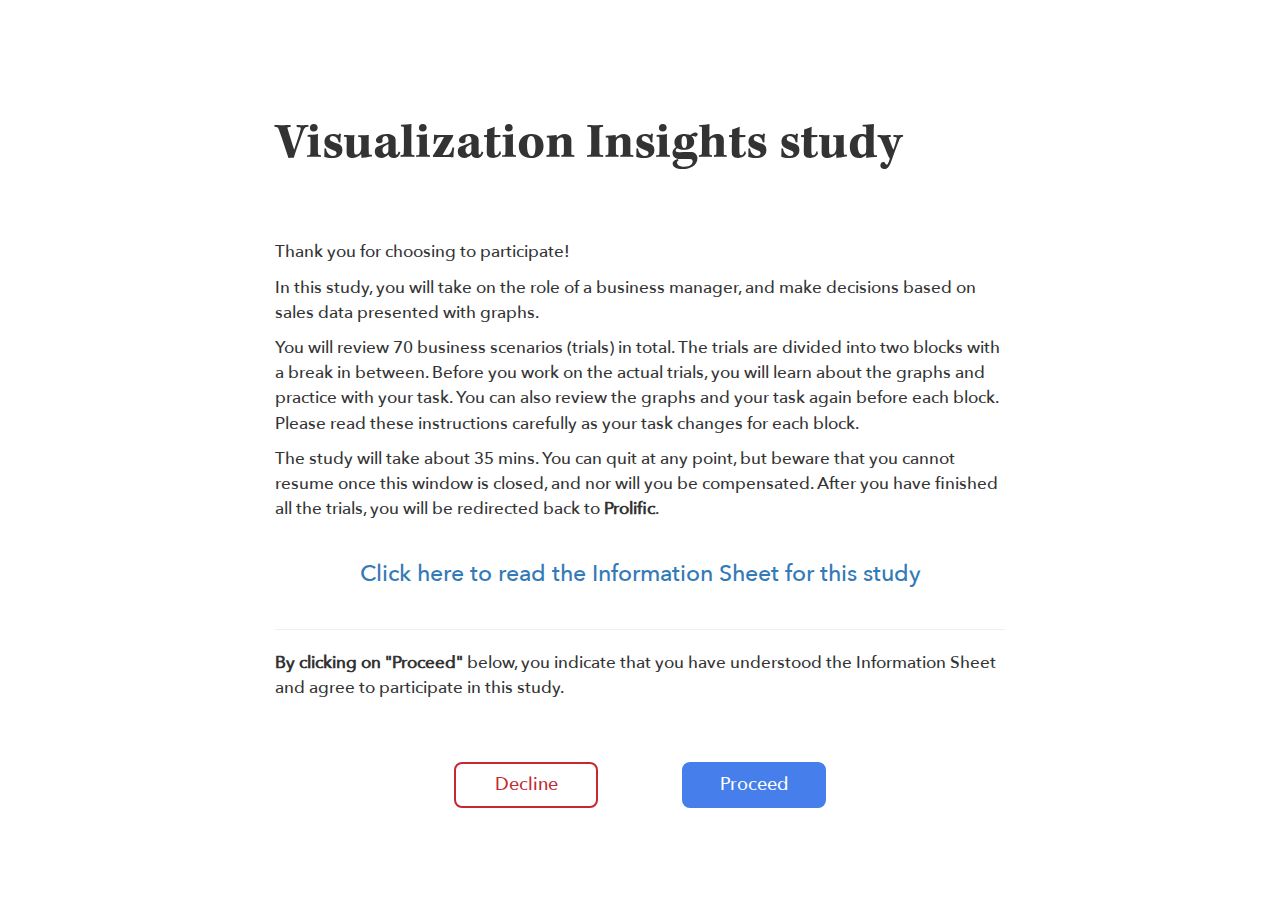
<file: index.html>
<!DOCTYPE html>
<html lang="en">

<head>
	<meta charset="utf-8">
	<meta http-equiv="X-UA-Compatible" content="IE=edge">
	<meta name="viewport" content="width=device-width, initial-scale=1">

	<title>Visualization Insights</title>

	<!-- Bootstrap Core CSS -->
	<link href="https://maxcdn.bootstrapcdn.com/bootstrap/3.3.7/css/bootstrap.min.css" rel="stylesheet">

	<!-- Custom CSS -->
	<link href="css/custom.css" rel="stylesheet">

	<!-- Custom Fonts -->
	<link href="https://maxcdn.bootstrapcdn.com/font-awesome/4.7.0/css/font-awesome.min.css" rel="stylesheet" type="text/css">

	<!-- Custom JavaScript -->
	<script src="https://ajax.googleapis.com/ajax/libs/jquery/3.1.1/jquery.min.js"></script>
	<script src="https://maxcdn.bootstrapcdn.com/bootstrap/3.3.7/js/bootstrap.min.js"></script>
	<script src="js/timeme.js"></script>

	<!-- <script src="https://d3js.org/d3.v4.min.js"></script> -->
	<script type="text/javascript">
		function shuffle(array) {
			var n = array.length, t, i;
			while (n) {
				i = Math.random() * n-- | 0;
				t = array[n];
				array[n] = array[i];
				array[i] = t;
			}
			return array;
		}

		var charts = shuffle(["m", "f"]);

		function uuidv4() {
		return ([1e7]+-1e3+-4e3+-8e3+-1e11).replace(/[018]/g, c =>
				(c ^ crypto.getRandomValues(new Uint8Array(1))[0] & 15 >> c / 4).toString(16)
			)
		}


		function __gcd(a, b){
			// Everything divides 0
			if (a == 0 || b == 0) {
				return 0;
			}
			// base case
			if (a == b) {
				return a;
			}
			// a is greater
			if (a > b) {
				return __gcd(a - b, b);
			}
			return __gcd(a, b - a);
		}

		// Function to check and print if
		// two numbers are co-prime or not
		function coprime(b = 36) {
			a = Math.ceil(Math.random() * 99);

			// if ( __gcd(a, b) == 1 && a != 1){
			if ( __gcd(a, b) == 1 && a != 1 && a != 0){
				return a;
			}
			else {
				return coprime();
			}
		}

		a = coprime();
		n = 35;
		b = [...Array(n).keys()].map( i => ++i ); //[1, 2, 3, 4, 5, 6, 7, 8, 9, 10];
		var trial_order = b.map( i => (i * a) % 36);

		TimeMe.initialize({
			currentPageName: "trial-0.0", // current page
			idleTimeoutInSeconds: 120 // stop recording time due to inactivity
		});

		var urlParams = new URLSearchParams(window.location.search);

		var prolific_PID = urlParams.get('PROLIFIC_PID');
		// var study_ID = urlParams.get('STUDY_ID');
		var session_ID = urlParams.get('SESSION_ID');
		var t1 = urlParams.get('t');
		// var vis = ["ci", "ci"];
		var vis = urlParams.get('vis').split(","); // e.g. from prolific: &vis=ci
		if(vis.length == 1){
			vis = [vis, vis];
		}
	</script>
</head>
<body>
	<div class = "row">
		<div class="container">

			<div class="col-sm-8 col-sm-offset-2">
				<h1 class="margin-top-lg margin-btm-md">Visualization Insights study</h1>
				<p>Thank you for choosing to participate!</p>
				<p>
					In this study, you will take on the role of a business manager, and make decisions based on sales data presented with graphs.
				</p>
				<p>
					You will review 70 business scenarios (trials) in total. The trials are divided into two blocks with a break in between. Before you work on the actual trials, you will learn about the graphs and practice with your task.
					You can also review the graphs and  your task again before each block. Please read these instructions carefully as your task changes for each block.
				</p>
				<p>
					The study will take about 35 mins. You can quit at any point, but beware that you cannot resume once this window is closed, and nor will you be compensated. After you have finished all the trials, you will be redirected back to <strong>Prolific</strong>.
					<!-- If you want to quit, please click on the exit button that will appear on each trial page. <span class="highlight2">Note:</span> we do not save your progress, so please do not close this tab once you begin the study! -->
				</p>
						<p></p>
				<!-- <p>This study is IRB exempt: Uncertainty visualization techniques for encouraging more robust data exploration behavior in visual analytics  (HUM00158894). If you have any questions regarding the study, kindly contact Xiaoying: xpu@umich.edu</p> -->

<!--
				<p>Please read about the study
					<span style="font-size: 1.5em">
						<a href="consent.html" target="popup">HERE</a>
					</span>
					. -->
					<div class="btn-container">
						<p><a  data-toggle="collapse" href="#collapseExample" role="button" aria-expanded="false" aria-controls="collapseExample" style="font-size: 1.35em">
							Click here to read the Information Sheet for this study
						</a></p>
					</div>
					<div class="collapse" id="collapseExample" >
						<!-- <div class="card card-body">
							Anim pariatur cliche reprehenderit, enim eiusmod high life accusamus terry richardson ad squid. Nihil anim keffiyeh helvetica, craft beer labore wes anderson cred nesciunt sapiente ea proident.
						</div> -->
						<!-- <h1 class="margin-top-lg margin-btm-md">Information Sheet</h1> -->

						<h4>Study Title: Uncertainty visualization techniques for encouraging more robust data exploration behavior in visual analytics</h4>
						<p>HUM00158894</p>

						<!-- <h3 class="margin-top-sm">Project Details</h3> -->
						<p>
							Principal Investigator: Matthew Kay (University of Michigan)<br>
							Co-investigator: Xiaoying Pu (University of Michigan)
						</p>
						<p>
							You are invited to participate in a research study about data exploration and decision making using visualizations.
							If you agree to be part of the research study, you will be presented with data visualizations and asked to make decisions using the information presented.
						</p>
						<ul>
							<li><i>Benefits of the research:</i> There are no direct benefits to you, the participant, other than compensation</li>
							<li><i>Risks and discomforts:</i> We don't anticipate any risks from participation in this study greater than normal activity</li>
							<li><i>Compensation:</i> $4.67, with bonus up to $1.</li>
						</ul>
						<p>
							Participating in this study is completely voluntary. Even if you decide to participate now, you may change your mind. You may withdraw from the study at any time. If you do withdraw prior to the end of the study, you will receive no compensation, and your responses will be deleted. You may choose not to answer any survey question for any reason.
							Information collected in this project may be shared with other researchers, but we will not share any information that could identify you.
						</p>
						<p>
							If you have questions about this research study, please contact Xiaoying (xpu@umich.edu) or Matthew (mjskay@umich.edu).
						</p>
						<p>The University of Michigan Institutional Review Board (IRB) Health Sciences and Behavioral Sciences has determined that this study is exempt from IRB oversight.</p>

				</div>

				<hr>
				<p><b >By clicking on "Proceed"</b> below, you indicate that you have understood the Information Sheet and agree to participate in this study.</p>

			</div>
		</div>
	</div>

	<div class = "row">
		<div class="container">

			<div class="btn-container">
				<div class="btn" id="decline-btn">Decline</div>
				<div class="btn" id="begin-btn">Proceed</div>
			</div>
		</div>
	</div>
</body>

<script type="text/javascript">
	var uuid = uuidv4();

	$("div#begin-btn").on('click', initialiseUser);
	$("div#decline-btn").on('click', rejectUser);



	function rejectUser() {
		window.location.href = 'quit.html';
	}

	// send response to DB
	function initialiseUser() {
		// uses global value for 'selected'
		// Time spent on page
		var t = Math.round(TimeMe.getTimeOnCurrentPageInSeconds() * 1000) / 1000 + t1;

		var queryURL = 'https://w8vewq61bf.execute-api.us-east-2.amazonaws.com/prod/user_records?user=new&PROLIFIC_PID='+prolific_PID+'&SESSION_ID='+session_ID+'&modulo='+a+'&uuid='+uuid+'';

		$.get(queryURL).done(function (data) {
			window.location.href = 'test-1.html?PROLIFIC_PID='+prolific_PID+'&SESSION_ID='+session_ID+'&modulo='+a+'&vis='+vis+'&ch='+charts+'';
		});

		// var submit_response_url = 'https://w3drv4o3cl.execute-api.us-east-2.amazonaws.com/prod/interaction_logger?type=response&PROLIFIC_PID='+prolific_PID+'&SESSION_ID='+session_ID+'&responses=null&vis=null&alpha=null&trial=0.1&t='+t+'';

		// $.get(submit_response_url).done(function (data) {
		// 	window.location.href = 'test-1.html?PROLIFIC_PID='+prolific_PID+'&SESSION_ID='+session_ID+'&modulo='+a+'&vis='+vis+'&alpha='+alpha+'';
		// });
	}
</script>
</html>
</file>
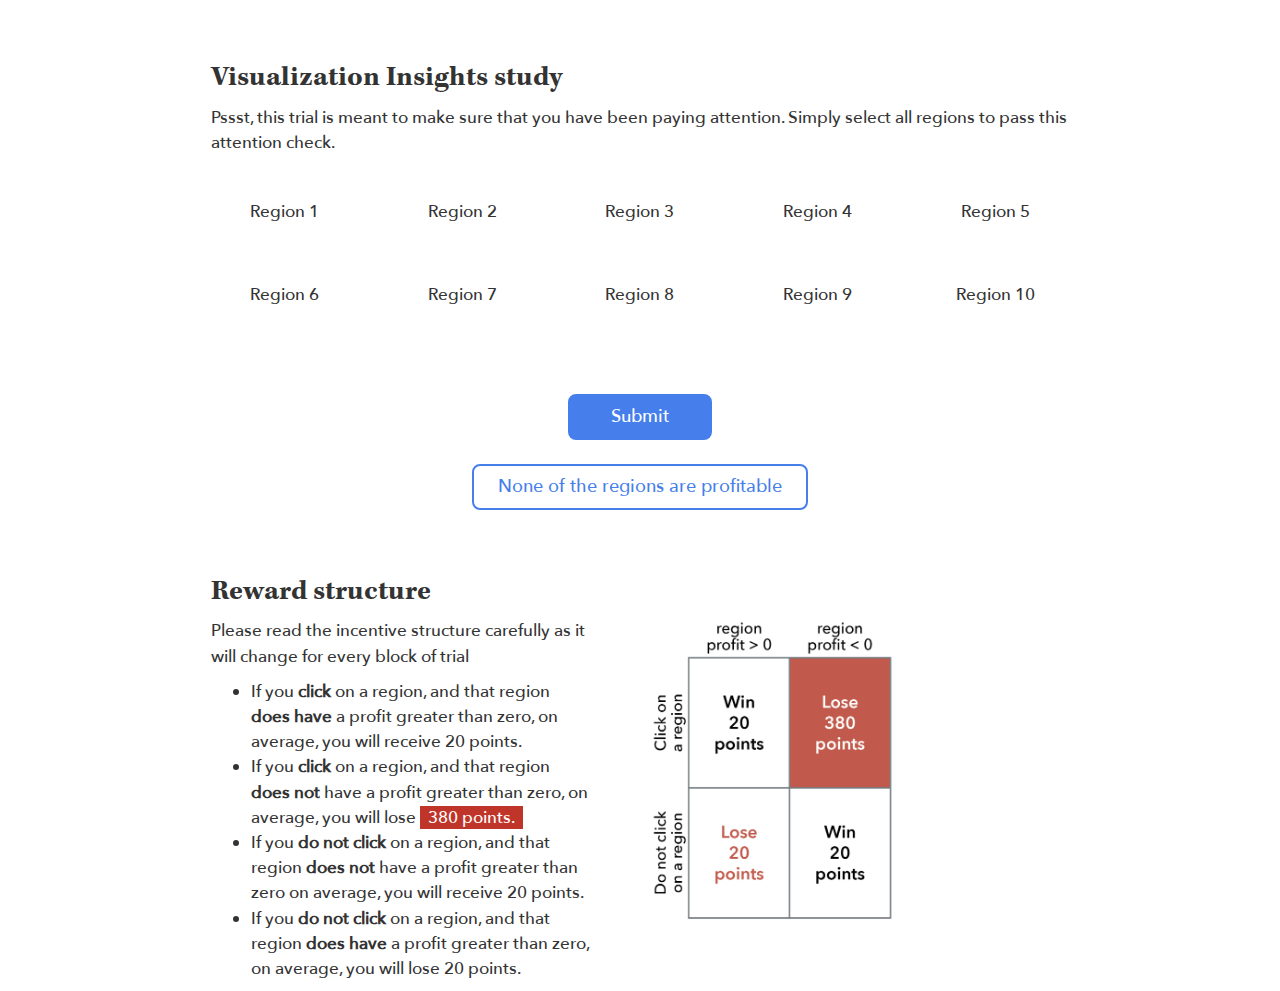
<file: attention.html>
<!DOCTYPE html>
<html lang="en">

<head>
	<meta charset="utf-8">
	<meta http-equiv="X-UA-Compatible" content="IE=edge">
	<meta name="viewport" content="width=device-width, initial-scale=1">

	<title>Visualization Insights</title>

	<!-- Bootstrap Core CSS -->
	<link href="https://maxcdn.bootstrapcdn.com/bootstrap/3.3.7/css/bootstrap.min.css" rel="stylesheet">

	<!-- Custom CSS -->
	<link href="css/custom.css" rel="stylesheet">

	<!-- Custom Fonts -->
	<link href="https://maxcdn.bootstrapcdn.com/font-awesome/4.7.0/css/font-awesome.min.css" rel="stylesheet" type="text/css">

	<!-- Custom JavaScript -->
	<script src="https://ajax.googleapis.com/ajax/libs/jquery/3.1.1/jquery.min.js"></script>
	<script src="https://maxcdn.bootstrapcdn.com/bootstrap/3.3.7/js/bootstrap.min.js"></script>
	<script src="js/timeme.js"></script>

	<!-- <script src="https://d3js.org/d3.v4.min.js"></script> -->
	<script type="text/javascript">
		var urlParams = new URLSearchParams(window.location.search);

		var prolific_PID = urlParams.get('PROLIFIC_PID');
		var session_ID = urlParams.get('SESSION_ID');
		var mod = urlParams.get('modulo');
		var conditions = urlParams.get('vis');
		var prev_param = urlParams.get('ret');
		var charts = urlParams.get('ch').split(",");
		var n_regions;
		if (charts == "m") {n_regions = 12} else {n_regions = 8};

		if (prev_param == undefined) {
			prev_trial = JSON.parse("[" + window.atob("MCwgbnVsbCwgbnVsbCwgbnVsbCwgbnVsbCwgMA") + "]");
		} else {
			prev_trial = JSON.parse("[" + window.atob( prev_param ) + "]");
		}

		prev_trial = 1;

		console.log(prev_trial);

		zip = zip = (...rows) => [...rows[0]].map((_,c) => rows.map(row => row[c]));

		var count = prev_trial[0];
		var prev = zip(['tp', 'tn', 'fp', 'fn'], prev_trial.slice(1, 5)).reduce(function(map, obj) {
			map[obj[0]] = obj[1];
			return map;
		}, {});
		var cumulative_payout = prev_trial[5];

		// TimeMe.initialize({
		// 	currentPageName: "trial", // current page
		// 	idleTimeoutInSeconds: 120, // stop recording time due to inactivity
		// });
	</script>
</head>
<body>
	<div class="row">
		<div class="container-fluid">
			<div class="col-sm-10 col-sm-offset-1">
				<div class="row">
					<div class="col-lg-10 col-lg-offset-1">
						<h3 class="margin-top-md">Visualization Insights study</h3>
            <!-- <p>You are supervising the sales of a group of stores across 10 regions. Each region has 200 stores. You want to find out if the stores are making a profit in each region. However, you only have the data for 20 randomly selected stores from the 200 stores in each region. Below, we show the profit for these 20 stores. Click on which of these regions are making a profit. You can click on multiple stores.</p> -->
						<p>Pssst, this trial is meant to make sure that you have been paying attention. Simply select all regions to pass this attention check.</p>

						<!-- <h4 class="margin-top-md">Trial No. <span id="trial-num">1</span></h4>
						<p>
							<span id="result-prev">Result of previous round: NA</span><br>
							<span id="payoff-prev">Payoff from previous round: NA</span><br>
							<span id="payoff">Total Payoff: 0</span>
						</p> -->
					</div>
				</div>
				<div class="row">
					<div class="col=lg=10 col-sm-offset-1">
						<p><span id="trial_count"></span></p>
					</div>
				</div>
				<div class="row">
					<div class="col-lg-2 col-sm-3 col-lg-offset-1">
						<div class = "question-container" id = "opt-1">
							<p class="region-label">Region 1</p>
						</div>
					</div>
					<div class="col-lg-2 col-sm-3">
						<div class = "question-container" id = "opt-2">
							<p class="region-label">Region 2</p>
						</div>
					</div>
					<div class="col-lg-2 col-sm-3">
						<div class = "question-container" id = "opt-3">
							<p class="region-label">Region 3</p>
						</div>
					</div>
					<div class="col-lg-2 col-sm-3">
						<div class = "question-container" id = "opt-4">
							<p class="region-label">Region 4</p>
						</div>
					</div>
					<div class="col-lg-2 col-sm-3">
						<div class = "question-container" id = "opt-5">
							<p class="region-label">Region 5</p>
						</div>
					</div>
					<div class="col-lg-2 col-sm-3 col-lg-offset-1">
						<div class = "question-container" id = "opt-6">
							<p class="region-label">Region 6</p>
						</div>
					</div>
					<div class="col-lg-2 col-sm-3">
						<div class = "question-container" id = "opt-7">
							<p class="region-label">Region 7</p>
						</div>
					</div>
					<div class="col-lg-2 col-sm-3">
						<div class = "question-container" id = "opt-8">
							<p class="region-label">Region 8</p>
						</div>
					</div>
					<div class="col-lg-2 col-sm-3">
						<div class = "question-container" id = "opt-9">
							<p class="region-label">Region 9</p>
						</div>
					</div>
					<div class="col-lg-2 col-sm-3">
						<div class = "question-container" id = "opt-10">
							<p class="region-label">Region 10</p>
						</div>
					</div>
				</div>
				<div class="row">
					<div class="btn-container">
						<div class="btn" id="submit-btn">Submit</div><br>
						<div class="btn-inv" id="submit-none-btn">None of the regions are profitable</div>
					</div>
				</div>
				<div class="row">
					<div class="col-lg-10 col-lg-offset-1">
						<div class="row">
							<div class="col-sm-12">
								<h3>Reward structure</h3>
								<p><img id="payoff-img" src="images/payoff_5.png" align="right">Please read the incentive structure carefully as it will change for every block of trial
								<ul>
									<li>If you <b>click</b> on a region, and that region <b>does have</b> a profit greater than zero, on average, you will receive 20 points. <!-- This is a <i>True Positive</i>.--></li>
									<li>If you <b>click</b> on a region, and that region <b>does not</b> have a profit greater than zero, on average, you will lose <span class="highlight" id="fp-val">380 points.</span><!--  This is a <i>False Positive</i>. --></li>
									<li>If you <b>do not click</b> on a region, and that region <b>does not</b> have a profit greater than zero on average, you will receive 20 points. <!-- This is a <i>True Negative</i>. --></li>
									<li>If you <b>do not click</b> on a region, and that region <b>does have</b> a profit greater than zero, on average, you will lose 20 points. <!-- This is a <i>False Negative</i>. --></li>
								</ul>
								</p>
							</div>
						</div>
					</div>
				</div>
			</div>
		</div>
	</div>
</body>
<script type="text/javascript">
	function shuffle(array) {
		var n = array.length, t, i;
		while (n) {
			i = Math.random() * n-- | 0;
			t = array[n];
			array[n] = array[i];
			array[i] = t;
		}
		return array;
	}

	console.log(conditions);

	var n = 35;
	var b = [...Array(n).keys()].map( i => ++i );
	var trial_order = b.map( i => (i * mod) % (37));
	var img_order = shuffle([...Array(10).keys()].map( i => ++i ));
	var selected = [];

	trial_idx = count % n;
	cond_idx = Math.floor(count / n);

	var profit_str = "profit";
	var url = "https://raw.githubusercontent.com/MUCollective/vis-insight-reliability/stimuli/plots/attention/profit-";
	var conditions = urlParams.get('vis').split(",");
	var vis = conditions[0];
	if ((vis == "hops-1") || (vis == "hops-2")) extension = ".gif"
	else extension = ".png"

	$("img#payoff-img").attr("src", "images/payoff_5.png");

	$("div#opt-1").append('<img class = "question-graphic">').children().attr("src", url  + img_order[0] + "-" + vis + extension);
	$("div#opt-2").append('<img class = "question-graphic">').children().attr("src", url  + img_order[1] + "-" + vis + extension);
	$("div#opt-3").append('<img class = "question-graphic">').children().attr("src", url  + img_order[2] + "-" + vis + extension);
	$("div#opt-4").append('<img class = "question-graphic">').children().attr("src", url  + img_order[3] + "-" + vis + extension);
	$("div#opt-5").append('<img class = "question-graphic">').children().attr("src", url  + img_order[4] + "-" + vis + extension);
	$("div#opt-6").append('<img class = "question-graphic">').children().attr("src", url  + img_order[5] + "-" + vis + extension);
	$("div#opt-7").append('<img class = "question-graphic">').children().attr("src", url  + img_order[6] + "-" + vis + extension);
	$("div#opt-8").append('<img class = "question-graphic">').children().attr("src", url  + img_order[7] + "-" + vis + extension);
	$("div#opt-9").append('<img class = "question-graphic">').children().attr("src", url  + img_order[8] + "-" + vis + extension);
	$("div#opt-10").append('<img class = "question-graphic">').children().attr("src", url + img_order[9] + "-" + vis + extension);

	$(function() {
		$('.question-container').hover(function() {
			$(this).css('background', '#3CA8FF');
			$(this).css('color', '#ffffff');
		}, function() {
			// on mouseout, reset the background colour
			$(this).css('background', '');
			$(this).css('color', '#333333');
		});
	});

	$(".question-container").click(function () {
		$(this).toggleClass("selected");
		// var id_str = $(this).children().attr("src").split("-");
		// this will split wrong with the hops condition
		// var id = id_str[id_str.length - 2].split(".")[0];
		var id_str = $(this).children().attr("src");
		var id = id_str.split("/")[8].split("-")[1];

		if (!selected.includes(id)) {
			selected.push(id);
		} else {
			var idx = selected.indexOf(id);
			if (idx !== -1) selected.splice(idx, 1);
		}
	});

	$("div#submit-btn").on('click', submitResponse);
	$("div#submit-none-btn").on('click', submitNoResponse);

	// send response to DB
	function submitResponse() {

	    if (selected.length >= 10){
	      // correct
			if (((trial_idx + 1) % n) == 0) {
				window.location.href = 'intro.html?PROLIFIC_PID='+prolific_PID+'&SESSION_ID='+session_ID+'&modulo='+mod+'&vis='+conditions+'&ch='+charts+prev_param+'';
			} else {
				window.location.href = 'trial.html?PROLIFIC_PID='+prolific_PID+'&SESSION_ID='+session_ID+'&modulo='+mod+'&vis='+conditions+'&ch='+charts+'&ret='+prev_param+'';
			}
		} else {
			window.location.href = "quit.html";
		}
	}

	// send response to DB
	function submitNoResponse() {
		// var t = Math.round(TimeMe.getTimeOnCurrentPageInSeconds() * 1000) / 1000;
		if (selected.length == 0){
			window.location.href = "quit.html";
		} else {
			alert("You have indicated certain regions as profitable. Please click on the submit button")
		}
	}

	// Disabling the return to this page from the survey
	$(document).ready(function() {
			function disableBack() { window.history.forward() }
			window.onload = disableBack();
			window.onpageshow = function(evt) { if (evt.persisted) disableBack() }
	});

</script>
</html>
</file>
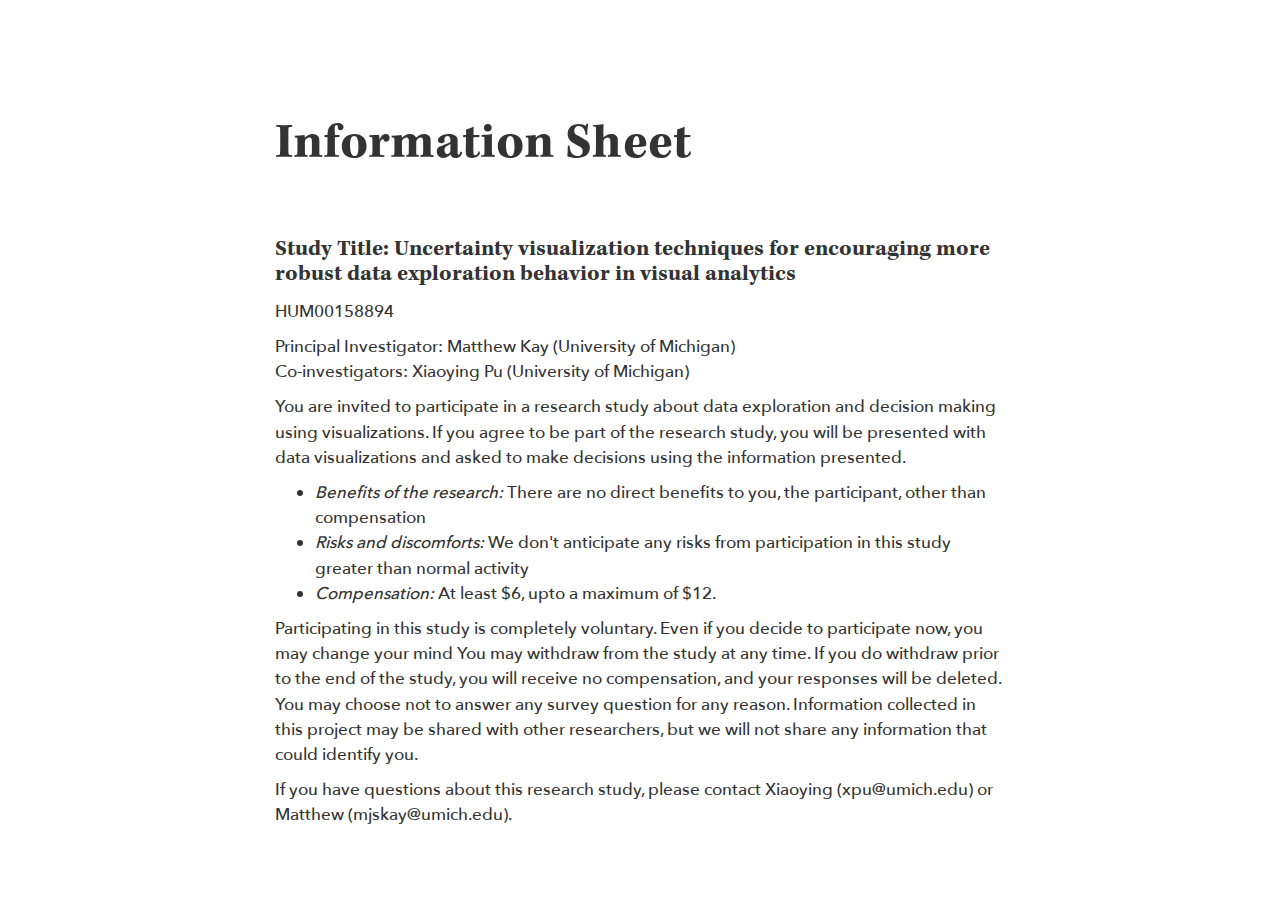
<file: consent.html>
<!DOCTYPE html>
<html lang="en">

<head>
	<meta charset="utf-8">
	<meta http-equiv="X-UA-Compatible" content="IE=edge">
	<meta name="viewport" content="width=device-width, initial-scale=1">

	<title>Information Sheet for the Visualization Insight Study</title>

	<!-- Bootstrap Core CSS -->
	<link href="https://maxcdn.bootstrapcdn.com/bootstrap/3.3.7/css/bootstrap.min.css" rel="stylesheet">

	<!-- Custom CSS -->
	<link href="css/custom.css" rel="stylesheet">

	<!-- Custom Fonts -->
	<link href="https://maxcdn.bootstrapcdn.com/font-awesome/4.7.0/css/font-awesome.min.css" rel="stylesheet" type="text/css">

	<!-- Custom JavaScript -->
	<script src="https://ajax.googleapis.com/ajax/libs/jquery/3.1.1/jquery.min.js"></script>
	<script src="https://maxcdn.bootstrapcdn.com/bootstrap/3.3.7/js/bootstrap.min.js"></script>
	<script src="js/timeme.js"></script>

	<!-- <script src="https://d3js.org/d3.v4.min.js"></script> -->
	<script type="text/javascript">
		TimeMe.initialize({
			currentPageName: "trial-0.0", // current page
			idleTimeoutInSeconds: 120 // stop recording time due to inactivity
		});

		var urlParams = new URLSearchParams(window.location.search);

		var prolific_PID = urlParams.get('PROLIFIC_PID');
		var session_ID = urlParams.get('SESSION_ID');
	</script>
</head>
<body>
	<div class = "row">
		<div class="container">
			<div class="col-sm-8 col-sm-offset-2">
				<h1 class="margin-top-lg margin-btm-md">Information Sheet</h1>
				<h4>Study Title: Uncertainty visualization techniques for encouraging more robust data exploration behavior in visual analytics</h4>
				<p>HUM00158894</p>

				<!-- <h3 class="margin-top-sm">Project Details</h3> -->
				<p>
					Principal Investigator: Matthew Kay (University of Michigan)<br>
					Co-investigators: Xiaoying Pu (University of Michigan)
				</p>
				<p>
					You are invited to participate in a research study about data exploration and decision making using visualizations.
					If you agree to be part of the research study, you will be presented with data visualizations and asked to make decisions using the information presented.
				</p>
				<ul>
					<li><i>Benefits of the research:</i> There are no direct benefits to you, the participant, other than compensation</li>
					<li><i>Risks and discomforts:</i> We don't anticipate any risks from participation in this study greater than normal activity</li>
					<li><i>Compensation:</i> At least $6, upto a maximum of $12.</li>
				</ul>
				<p>
					Participating in this study is completely voluntary. Even if you decide to participate now, you may change your mind You may withdraw from the study at any time. If you do withdraw prior to the end of the study, you will receive no compensation, and your responses will be deleted. You may choose not to answer any survey question for any reason.
					Information collected in this project may be shared with other researchers, but we will not share any information that could identify you.
				</p>
				<p>
					If you have questions about this research study, please contact Xiaoying (xpu@umich.edu) or Matthew (mjskay@umich.edu).
				</p>
				<!-- <p>By clicking on the Accept button, you agree to participate in this study</p> -->
				<!-- <p>Please proceed to the experiment page.</p> -->
			</div>
		</div>
	</div>
	<!-- <div class = "row">
		<div class="container">
			<div class="btn-container">
				<div class="btn" id="begin-btn">Accept</div>
				<div class="btn" id="decline-btn">Decline</div>
			</div>
		</div>
	</div> -->
</body>

<script type="text/javascript">
	$("div#begin-btn").on('click', initialiseUser);
	$("div#decline-btn").on('click', rejectUser);

	function rejectUser() {
		window.location.href = 'quit.html';
	}

	// send response to DB
	function initialiseUser() {
		// uses global value for 'selected'
		// Time spent on page
		var t = Math.round(TimeMe.getTimeOnCurrentPageInSeconds() * 1000) / 1000;
		window.location.href = 'desc.html?PROLIFIC_PID='+prolific_PID+'&SESSION_ID='+session_ID+'&t='+t;
	}
</script>
</html>
</file>
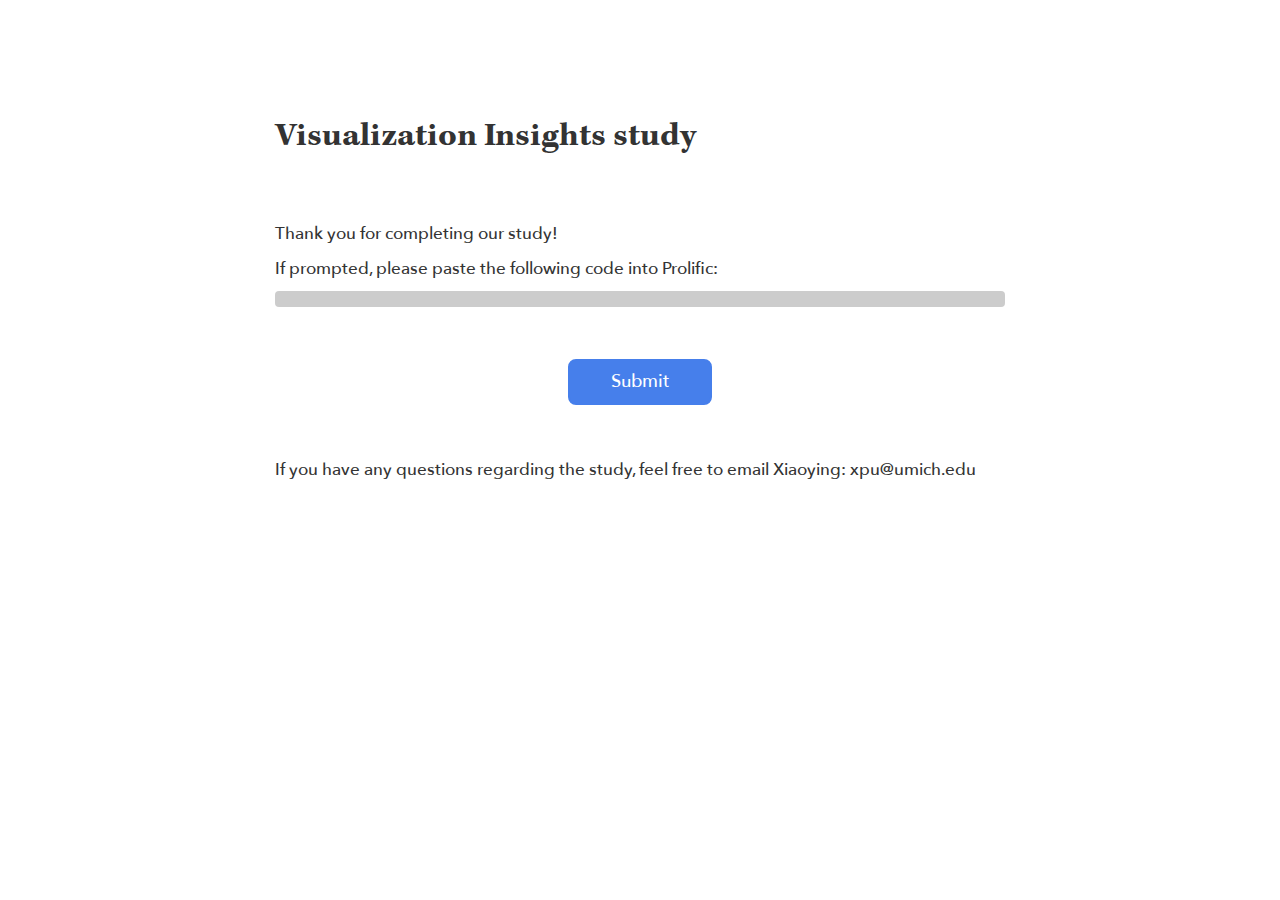
<file: exit.html>
<!DOCTYPE html>
<html lang="en">

<head>
	<meta charset="utf-8">
	<meta http-equiv="X-UA-Compatible" content="IE=edge">
	<meta name="viewport" content="width=device-width, initial-scale=1">

	<title>Visualization Insights</title>

	<!-- Bootstrap Core CSS -->
	<link href="https://maxcdn.bootstrapcdn.com/bootstrap/3.3.7/css/bootstrap.min.css" rel="stylesheet">

	<!-- Custom CSS -->
	<link href="css/custom.css" rel="stylesheet">

	<!-- Custom Fonts -->
	<link href="https://maxcdn.bootstrapcdn.com/font-awesome/4.7.0/css/font-awesome.min.css" rel="stylesheet" type="text/css">

	<!-- Custom JavaScript -->
	<script src="https://ajax.googleapis.com/ajax/libs/jquery/3.1.1/jquery.min.js"></script>
	<script src="https://maxcdn.bootstrapcdn.com/bootstrap/3.3.7/js/bootstrap.min.js"></script>
	<script src="js/timeme.js"></script>

	<!-- <script src="https://d3js.org/d3.v4.min.js"></script> -->
	<script type="text/javascript">
		var urlParams = new URLSearchParams(window.location.search);
		
		var prolific_PID = urlParams.get('PROLIFIC_PID');
		var session_ID = urlParams.get('SESSION_ID');

		TimeMe.initialize({
			currentPageName: "exit", // current page
			idleTimeoutInSeconds: 120 // stop recording time due to inactivity
		});
	</script>
</head>
<body>
	<div class = "row">
		<div class="container">
			<div class="col-sm-8 col-sm-offset-2">
				<h2 class="margin-top-lg margin-btm-md">Visualization Insights study</h2>
				<p>Thank you for completing our study!</p>
				<p>If prompted, please paste the following code into Prolific: <br></p>
				<div class="code-container">
					<p id="mturk-code"></p>
				</div>
				<div class="btn-container">
					<div class="btn" id="submit-final-btn">Submit</div>
				</div>
				<p>If you have any questions regarding the study, feel free to email Xiaoying: xpu@umich.edu</p>
			</div>
		</div>
	</div>
</body>

<script type="text/javascript">
	var queryURL = 'https://w3drv4o3cl.execute-api.us-east-2.amazonaws.com/prod/condition_counter?user=old&PROLIFIC_PID='+prolific_PID+'';

	$.get(queryURL, function(data, status) {
		uuid = data;
		console.log(uuid);
		$("p#mturk-code").text(uuid);
	});

	$("div#submit-final-btn").on('click', acceptUserFinal);

	function acceptUserFinal() {
		window.location.href = 'https://app.prolific.co/submissions/complete?cc='+uuid+'';
	}
</script>
</html>
</file>
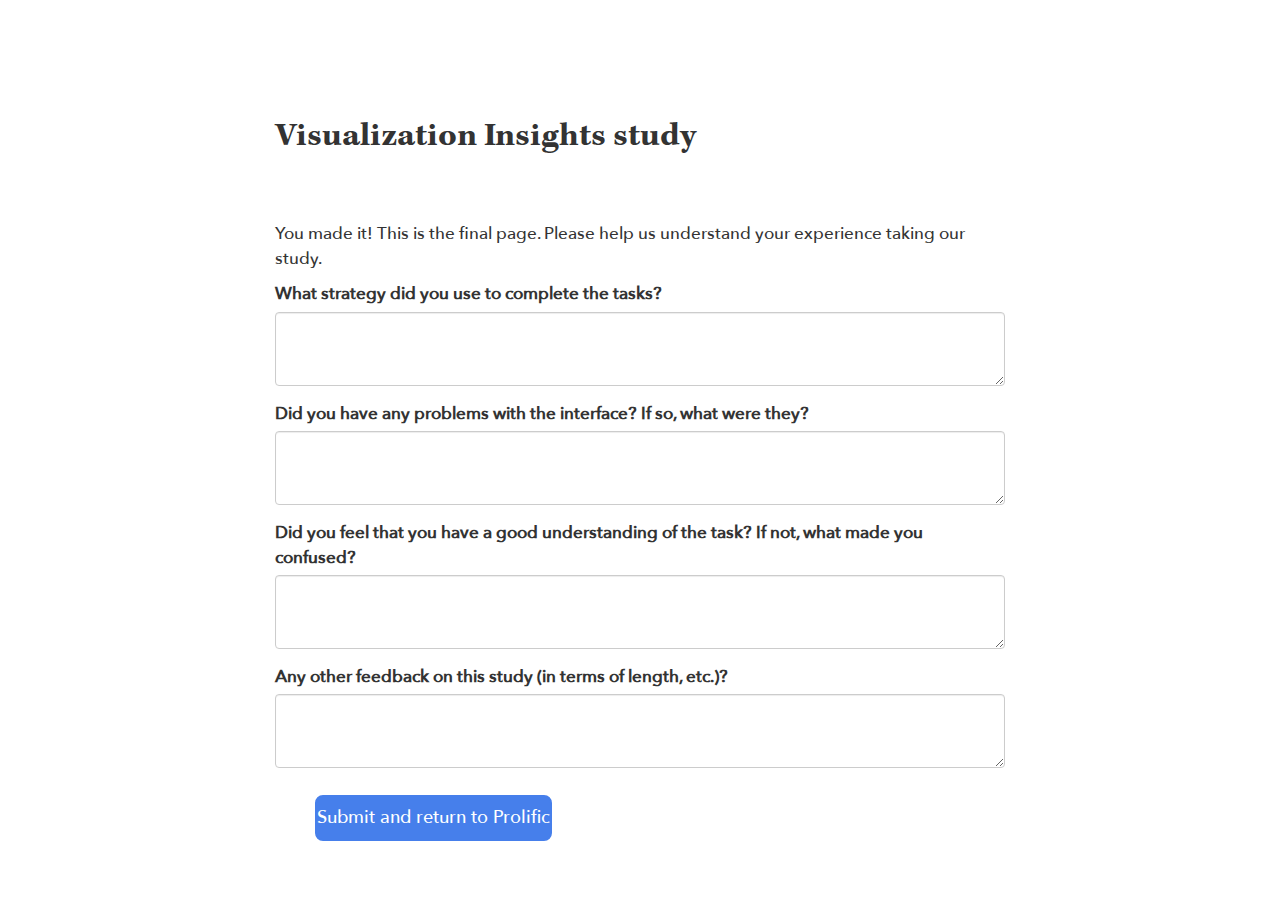
<file: questionnaire.html>
<!DOCTYPE html>
<html lang="en">

<head>
	<meta charset="utf-8">
	<meta http-equiv="X-UA-Compatible" content="IE=edge">
	<meta name="viewport" content="width=device-width, initial-scale=1">

	<title>Visualization Insights</title>

	<!-- Bootstrap Core CSS -->
	<link href="https://maxcdn.bootstrapcdn.com/bootstrap/3.3.7/css/bootstrap.min.css" rel="stylesheet">

	<!-- Custom CSS -->
	<link href="css/custom.css" rel="stylesheet">

	<!-- Custom Fonts -->
	<link href="https://maxcdn.bootstrapcdn.com/font-awesome/4.7.0/css/font-awesome.min.css" rel="stylesheet" type="text/css">

	<!-- Custom JavaScript -->
	<script src="https://ajax.googleapis.com/ajax/libs/jquery/3.1.1/jquery.min.js"></script>
	<script src="https://maxcdn.bootstrapcdn.com/bootstrap/3.3.7/js/bootstrap.min.js"></script>
	<script src="js/timeme.js"></script>

	<!-- <script src="https://d3js.org/d3.v4.min.js"></script> -->
	<script type="text/javascript">
		function shuffle(array) {
			var n = array.length, t, i;
			while (n) {
				i = Math.random() * n-- | 0;
				t = array[n];
				array[n] = array[i];
				array[i] = t;
			}
			return array;
		}

		var urlParams = new URLSearchParams(window.location.search);

		var prolific_PID = urlParams.get('PROLIFIC_PID');
		var session_ID = urlParams.get('SESSION_ID');

		TimeMe.initialize({
			currentPageName: "questionnaire", // current page
			idleTimeoutInSeconds: 120, // stop recording time due to inactivity
		});
	</script>
</head>
<body>
	<div class = "row">
		<div class="container">
			<div class="col-sm-8 col-sm-offset-2">
				<h2 class="margin-top-lg margin-btm-md">Visualization Insights study</h2>
				<p>You made it! This is the final page. Please help us understand your experience taking our study.</p>
				<form id="open_q">
					<div class="form-group">
						<label for="q1">What strategy did you use to complete the tasks?</label>
						<textarea class="form-control" id="q1" rows="3"></textarea>
					</div>
					<div class="form-group">
						<label for="q2">Did you have any problems with the interface? If so, what were they?</label>
						<textarea class="form-control" id="q2" rows="3"></textarea>
					</div>
					<div class="form-group">
						<label for="q3">Did you feel that you have a good understanding of the task? If not, what made you confused?</label>
						<textarea class="form-control" id="q3" rows="3"></textarea>
					</div>
					<div class="form-group">
						<label for="q4">Any other feedback on this study (in terms of length, etc.)?</label>
						<textarea class="form-control" id="q4" rows="3"></textarea>
					</div>
					<button type="submit" class="btn btn-primary">Submit and return to Prolific</button>
				</form>
			</div>
		</div>
	</div>
	<!-- <div class = "row">
		<div class="container">
			<div class="btn-container">
				<div class="btn" id="begin-btn">Accept</div>
			</div>
		</div>
	</div> -->
</body>

<script type="text/javascript">
	var inputs = null;
	var values = {};

	$('#open_q').submit(function() {
	// get all the inputs into an array.
		inputs = $(':input');
		inputs.each(function() {
			values[this.id] = $(this).val();
		});

		var t = Math.round(TimeMe.getTimeOnCurrentPageInSeconds() * 1000) / 1000;

		var submit_response_url = 'https://w3drv4o3cl.execute-api.us-east-2.amazonaws.com/prod/interaction_logger?type=open_responses&PROLIFIC_PID='+prolific_PID+'&SESSION_ID='+session_ID+'&strategy='+values['q1']+'&problems='+values['q2']+'&understanding='+values['q3']+'&length='+values['q4']+'&t=' + t + '';

		$.get(submit_response_url).done(function (data) {
			console.log(data)
			// window.location.href = 'exit.html?PROLIFIC_PID='+prolific_PID+'&SESSION_ID='+session_ID+'';
		});

		// window.location.href = 'exit.html?PROLIFIC_PID='+prolific_PID+'&SESSION_ID='+session_ID+'';

		return false;
	});

	// send response to DB
	// function submitResponse() {
	// 	// uses global value for 'selected'
	// 	// Time spent on page
	// 	var t = TimeMe.getTimeOnCurrentPageInSeconds();
	// 	var submit_response_url = 'https://w3drv4o3cl.execute-api.us-east-2.amazonaws.com/prod/interaction_logger?type=response&PROLIFIC_PID='+prolific_PID+'&SESSION_ID='+session_ID+'&responses='+selected.toString()+'&cond='+conditions[i_condition]+'&trial_index='+trial_idx+'&trial='+trial_order[t_idx]+'';

	// }
</script>
</html>
</file>
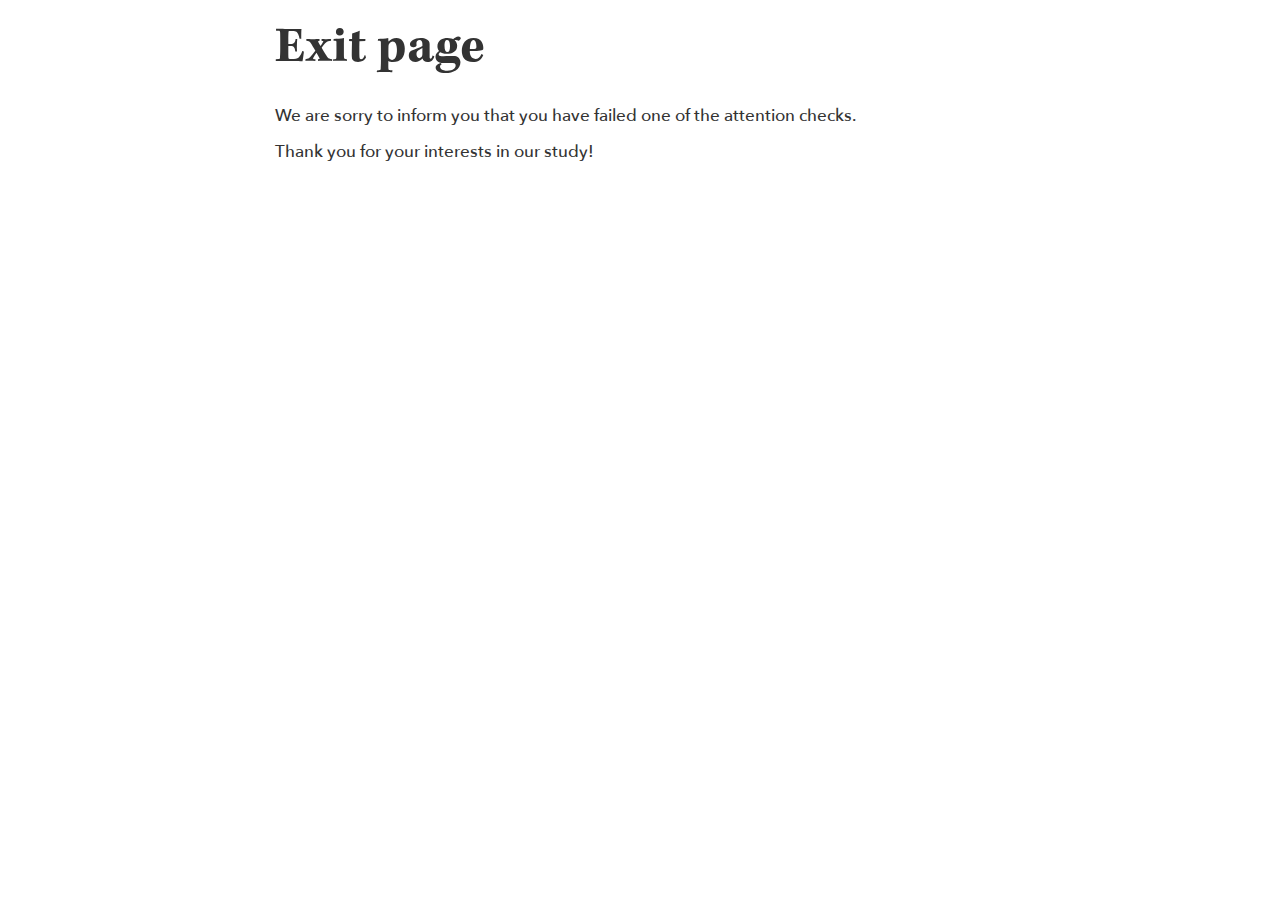
<file: quit.html>
<!DOCTYPE html>
<html lang="en">

<head>
	<meta charset="utf-8">
	<meta http-equiv="X-UA-Compatible" content="IE=edge">
	<meta name="viewport" content="width=device-width, initial-scale=1">

	<title>Visualization Insights</title>

	<!-- Bootstrap Core CSS -->
	<link href="https://maxcdn.bootstrapcdn.com/bootstrap/3.3.7/css/bootstrap.min.css" rel="stylesheet">

	<!-- Custom CSS -->
	<link href="css/custom.css" rel="stylesheet">

	<!-- Custom Fonts -->
	<link href="https://maxcdn.bootstrapcdn.com/font-awesome/4.7.0/css/font-awesome.min.css" rel="stylesheet" type="text/css">

	<!-- Custom JavaScript -->
	<script src="https://ajax.googleapis.com/ajax/libs/jquery/3.1.1/jquery.min.js"></script>
	<script src="https://maxcdn.bootstrapcdn.com/bootstrap/3.3.7/js/bootstrap.min.js"></script>
	<script src="js/timeme.js"></script>

	<!-- <script src="https://d3js.org/d3.v4.min.js"></script> -->
	<script type="text/javascript">
		var urlParams = new URLSearchParams(window.location.search);

		var prolific_PID = urlParams.get('PROLIFIC_PID');
		var session_ID = urlParams.get('SESSION_ID');

		TimeMe.initialize({
			currentPageName: "quit", // current page
			idleTimeoutInSeconds: 120 // stop recording time due to inactivity
		});
	</script>
</head>
<body>
	<div class = "row">
		<div class="container">
			<div class="col-sm-8 col-sm-offset-2">
				<h1>Exit page</h1>

				<p>We are sorry to inform you that you have failed one of the attention checks.</p>
				<p>Thank you for your interests in our study!</p>
			</div>
		</div>
	</div>
</body>

<script type="text/javascript">
	// var queryURL = 'https://w3drv4o3cl.execute-api.us-east-2.amazonaws.com/prod/condition_counter?user=old&PROLIFIC_PID='+prolific_PID+'';

	// $.get(queryURL, function(data, status) {
	// 	uuid = data;
	// 	console.log(uuid);
	// 	$("p#mturk-code").text(uuid);
	// });

	// $("div#submit-final-btn").on('click', acceptUserFinal);
	//
	// function acceptUserFinal() {
	// 	window.location.href = 'https://app.prolific.co/submissions/complete?cc='+uuid+'';
	// }


	// Disabling the return to this page from the survey
	$(document).ready(function() {
			function disableBack() { window.history.forward() }
			window.onload = disableBack();
			window.onpageshow = function(evt) { if (evt.persisted) disableBack() }
	});

</script>
</html>
</file>
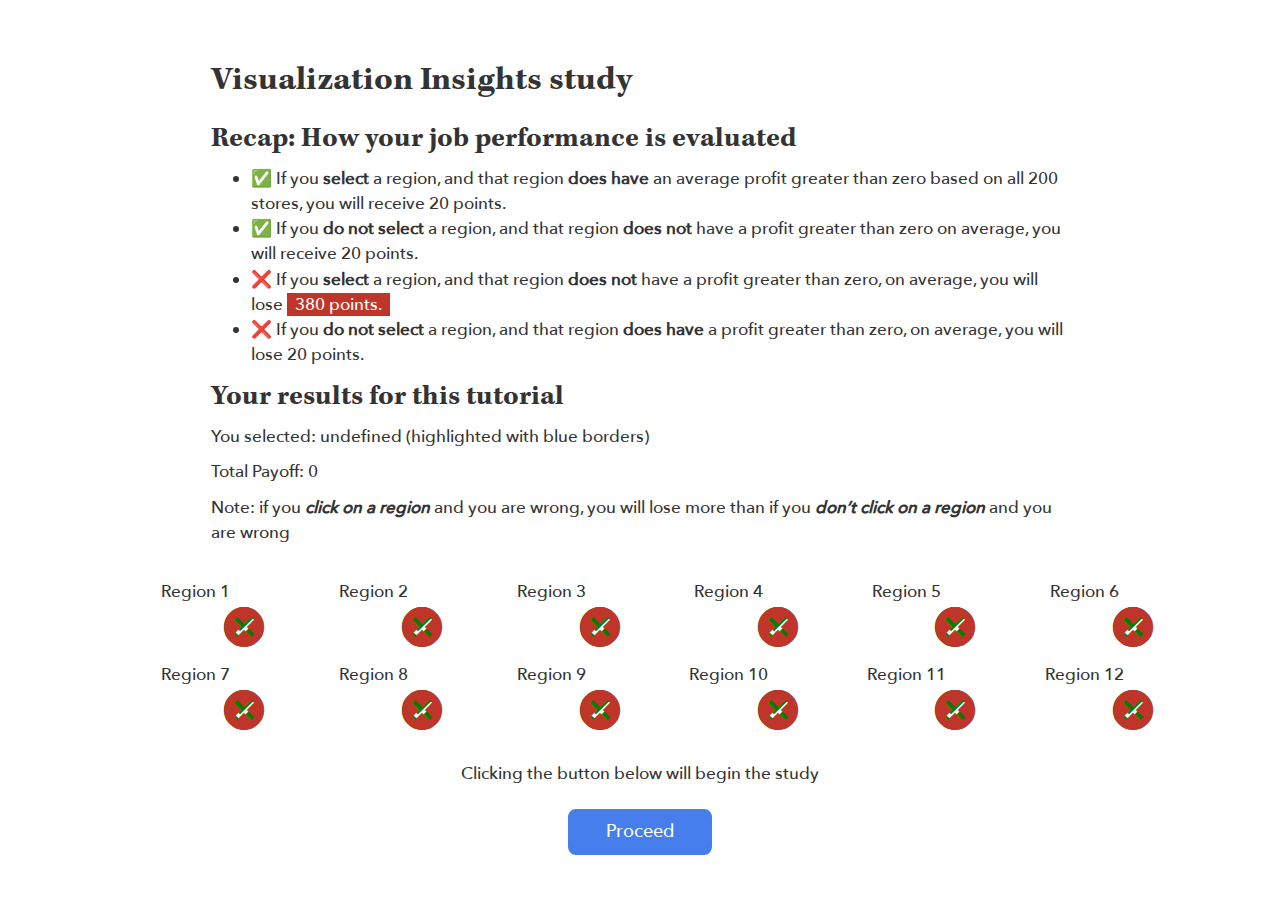
<file: test-2.html>
<!DOCTYPE html>
<html lang="en">

<head>
	<meta charset="utf-8">
	<meta http-equiv="X-UA-Compatible" content="IE=edge">
	<meta name="viewport" content="width=device-width, initial-scale=1">

	<title>Visualization Insights</title>

	<!-- Bootstrap Core CSS -->
	<link href="https://maxcdn.bootstrapcdn.com/bootstrap/3.3.7/css/bootstrap.min.css" rel="stylesheet">

	<!-- Custom CSS -->
	<link href="css/custom.css" rel="stylesheet">

	<!-- Custom Fonts -->
	<link href="https://maxcdn.bootstrapcdn.com/font-awesome/4.7.0/css/font-awesome.min.css" rel="stylesheet" type="text/css">
	<link href="https://fonts.googleapis.com/icon?family=Material+Icons" rel="stylesheet">

	<!-- Custom JavaScript -->
	<script src="https://ajax.googleapis.com/ajax/libs/jquery/3.1.1/jquery.min.js"></script>
	<script src="https://maxcdn.bootstrapcdn.com/bootstrap/3.3.7/js/bootstrap.min.js"></script>
	<script src="js/timeme.js"></script>

	<!-- <script src="https://d3js.org/d3.v4.min.js"></script> -->
	<script type="text/javascript">
		var urlParams = new URLSearchParams(window.location.search);

		var prolific_PID = urlParams.get('PROLIFIC_PID');
		var session_ID = urlParams.get('SESSION_ID');
		var mod = urlParams.get('modulo');
		var conditions = urlParams.get('vis').split(",");
		var responses = urlParams.get('selected').split(",");
		var charts = urlParams.get('ch').split(",");
		if (charts == "m") {n_regions = 12} else {n_regions = 8};

		TimeMe.initialize({
			currentPageName: "test-2", // current page
			idleTimeoutInSeconds: 120, // stop recording time due to inactivity
		});
	</script>
</head>
<body>
	<div class="row">
		<div class="container-fluid">
			<div class="col-sm-10 col-sm-offset-1">
				<div class="row">
					<div class="col-lg-10 col-lg-offset-1">
						<h2 class="margin-top-md">Visualization Insights study</h2>
						<h3>Recap: How your job performance is evaluated</h3>
						<p>
							<!-- <img id="payoff-img" src="images/payoff_5.png" align="right"> -->
							<!-- Your job of picking out profitable regions without full sets of data is risky. You will win or lose corporate brownie points based on the rules below, and of course your goal is to maximize your points for the next promotion. -->
							<!-- By clicking on a region, you indicate that you think the region has a profit greater than zero. Your goal is to maximise your points. -->
							<ul>
								<li>&#x2705; If you <b>select</b> a region, and that region <b>does have</b> an average profit greater than zero based on all 200 stores, you will receive 20 points. <!-- This is a <i>True Positive</i>.--></li>
								<li>&#x2705; If you <b>do not select</b>  a region, and that region <b>does not</b> have a profit greater than zero on average, you will receive 20 points. <!-- This is a <i>True Negative</i>. --></li>
								<li>&#10060; If you <b>select</b> a region, and that region <b>does not</b> have a profit greater than zero, on average, you will lose <span class="highlight">380 points.</span><!--  This is a <i>False Positive</i>. --></li>
								<li>&#10060; If you <b>do not select</b>  a region, and that region <b>does have</b> a profit greater than zero, on average, you will lose 20 points. <!-- This is a <i>False Negative</i>. --></li>
							</ul>
						</p>
						<h3>Your results for this tutorial</h3>
						<p id="trial-answers">Your answers: </p>
						<!-- <p>Correct answers: 2,3,5,8</p> -->
						<p><span id="payoff">Total Payoff: 0</span></p>
						<p>Note: if you <b><i>click on a region</i></b> and you are wrong, you will lose more than if you <b><i>don’t click on a region</i></b> and you are wrong</p>
					</div>
				</div>
				<div class="row">
					<div class="col-lg-2 col-sm-3">
						<div class = "question-container" id = "opt-1">
							<p class="region-label">Region 1</p>
							<i class="material-icons correct-label" id="correct-1">check_circle</i>
							<i class="material-icons incorrect-label" id="incorrect-1">cancel</i>
						</div>
					</div>
					<div class="col-lg-2 col-sm-3">
						<div class = "question-container" id = "opt-2">
							<p class="region-label">Region 2</p>
							<i class="material-icons correct-label" id="correct-2">check_circle</i>
							<i class="material-icons incorrect-label" id="incorrect-2">cancel</i>
						</div>
					</div>
					<div class="col-lg-2 col-sm-3">
						<div class = "question-container" id = "opt-3">
							<p class="region-label">Region 3</p>
							<i class="material-icons correct-label" id="correct-3">check_circle</i>
							<i class="material-icons incorrect-label" id="incorrect-3">cancel</i>
						</div>
					</div>
					<div class="col-lg-2 col-sm-3">
						<div class = "question-container" id = "opt-4">
							<p class="region-label">Region 4</p>
							<i class="material-icons correct-label" id="correct-4">check_circle</i>
							<i class="material-icons incorrect-label" id="incorrect-4">cancel</i>
						</div>
					</div>
					<div class="col-lg-2 col-sm-3">
						<div class = "question-container" id = "opt-5">
							<p class="region-label">Region 5</p>
							<i class="material-icons correct-label" id="correct-5">check_circle</i>
							<i class="material-icons incorrect-label" id="incorrect-5">cancel</i>
						</div>
					</div>
					<div class="col-lg-2 col-sm-3">
						<div class = "question-container" id = "opt-6">
							<p class="region-label">Region 6</p>
							<i class="material-icons correct-label" id="correct-6">check_circle</i>
							<i class="material-icons incorrect-label" id="incorrect-6">cancel</i>
						</div>
					</div>
					<div class="col-lg-2 col-sm-3">
						<div class = "question-container" id = "opt-7">
							<p class="region-label">Region 7</p>
							<i class="material-icons correct-label" id="correct-7">check_circle</i>
							<i class="material-icons incorrect-label" id="incorrect-7">cancel</i>
						</div>
					</div>
					<div class="col-lg-2 col-sm-3">
						<div class = "question-container" id = "opt-8">
							<p class="region-label">Region 8</p>
							<i class="material-icons correct-label" id="correct-8">check_circle</i>
							<i class="material-icons incorrect-label" id="incorrect-8">cancel</i>
						</div>
					</div>
					<div class="col-lg-2 col-sm-3">
						<div class = "question-container" id = "opt-9">
							<p class="region-label">Region 9</p>
							<i class="material-icons correct-label" id="correct-9">check_circle</i>
							<i class="material-icons incorrect-label" id="incorrect-9">cancel</i>
						</div>
					</div>
					<div class="col-lg-2 col-sm-3">
						<div class = "question-container" id = "opt-10">
							<p class="region-label">Region 10</p>
							<i class="material-icons correct-label" id="correct-10">check_circle</i>
							<i class="material-icons incorrect-label" id="incorrect-10">cancel</i>
						</div>
					</div>
					<div class="col-lg-2 col-sm-3">
						<div class = "question-container" id = "opt-11">
							<p class="region-label">Region 11</p>
							<i class="material-icons correct-label" id="correct-11">check_circle</i>
							<i class="material-icons incorrect-label" id="incorrect-11">cancel</i>
						</div>
					</div>
					<div class="col-lg-2 col-sm-3">
						<div class = "question-container" id = "opt-12">
							<p class="region-label">Region 12</p>
							<i class="material-icons correct-label" id="correct-12">check_circle</i>
							<i class="material-icons incorrect-label" id="incorrect-12">cancel</i>
						</div>
					</div>
				</div>
			</div>
		</div>
	</div>
	<div class = "row">
		<div class="container">
			<div class="btn-container">
				<p>Clicking the button below will begin the study</p>
				<div class="btn" id="submit-btn">Proceed</div>
			</div>
		</div>
	</div>
</body>
<script type="text/javascript">
	var img_order = [...Array(12).keys()].map(i => ++i);
	$("p#trial-answers").text("You selected: " + responses + " (highlighted with blue borders)");

	solution = [false, true, true, false, false, true, true, false, false, false, true, false];
	responses = responses.map( i => parseInt(i));
	non_responses = [];
	for (var i of Array(12).keys()) {
		if (!responses.includes(i+1) ) {
			non_responses.push(i+1);
		}
	}

	correct = []
	for (i = 1; i <= solution.length; i++) {
		// console.log(i, solution[i], non_responses.includes( ++i ), responses.includes( ++i))
		if ((solution[i-1] == false) && non_responses.includes(i)) {
			correct.push(true)
		} else if ((solution[i-1] == true) && responses.includes(i)) {
			correct.push(true)
		} else {
			correct.push(false)
		}
	}

	for (i = 0; i < correct.length; i++) {
		if (correct[i] == false) {
			$("i#correct-"+(i+1)).hide()
		} else {
			$("i#incorrect-"+(i+1)).hide()
		}
	}

	positives = []
	negatives = []

	responses.forEach(function (item, index) {
		if (solution[item - 1] == true) {
			positives.push(1)
		} else {
			positives.push(0)
		}
	});

	non_responses.forEach(function (item, index) {
		if (solution[item - 1] == false) {
			negatives.push(1)
		} else {
			negatives.push(0)
		}
	});

	const sum = (accumulator, currentVal) => accumulator + currentVal

	tp = positives.reduce(sum);
	tn = negatives.reduce(sum);
	fp = positives.length - tp;
	fn = negatives.length - tn;

	cumulative_pay = (tp + tn) * 20 - (fp * 380 + fn * 20);

	$("span#payoff").text("Payoff: " + cumulative_pay);


	url = "https://raw.githubusercontent.com/MUCollective/vis-insight-reliability/stimuli/plots/example/profits-sol-t0-p0.5-";

	$("div#opt-1").append('<img class = "question-graphic">').children().attr("src", url + img_order[0] + ".png");
	$("div#opt-2").append('<img class = "question-graphic">').children().attr("src", url + img_order[1] + ".png");
	$("div#opt-3").append('<img class = "question-graphic">').children().attr("src", url + img_order[2] + ".png");
	$("div#opt-4").append('<img class = "question-graphic">').children().attr("src", url + img_order[3] + ".png");
	$("div#opt-5").append('<img class = "question-graphic">').children().attr("src", url + img_order[4] + ".png");
	$("div#opt-6").append('<img class = "question-graphic">').children().attr("src", url + img_order[5] + ".png");
	$("div#opt-7").append('<img class = "question-graphic">').children().attr("src", url + img_order[6] + ".png");
	$("div#opt-8").append('<img class = "question-graphic">').children().attr("src", url + img_order[7] + ".png");
	$("div#opt-9").append('<img class = "question-graphic">').children().attr("src", url + img_order[8] + ".png");
	$("div#opt-10").append('<img class = "question-graphic">').children().attr("src", url + img_order[9] + ".png");
	$("div#opt-11").append('<img class = "question-graphic">').children().attr("src", url + img_order[10] + ".png");
	$("div#opt-12").append('<img class = "question-graphic">').children().attr("src", url + img_order[11] + ".png");

	for (i in responses) {
		$("div#opt-" + responses[i]).addClass("selected");
	}


	var n = 30;
	var index = null;
	var trial_idx = null;
	var i_sd = null;

	$("div#submit-btn").on('click', submitResponse);

	// send response to DB
	function submitResponse() {
		// uses global value for 'selected'
		// Time spent on page
		var t = Math.round(TimeMe.getTimeOnCurrentPageInSeconds() * 1000) / 1000;

		window.location.href = 'intro.html?PROLIFIC_PID='+prolific_PID+'&SESSION_ID='+session_ID+'&modulo='+mod+'&vis='+conditions+'&ch='+charts+'';
	}
</script>
</html>
</file>
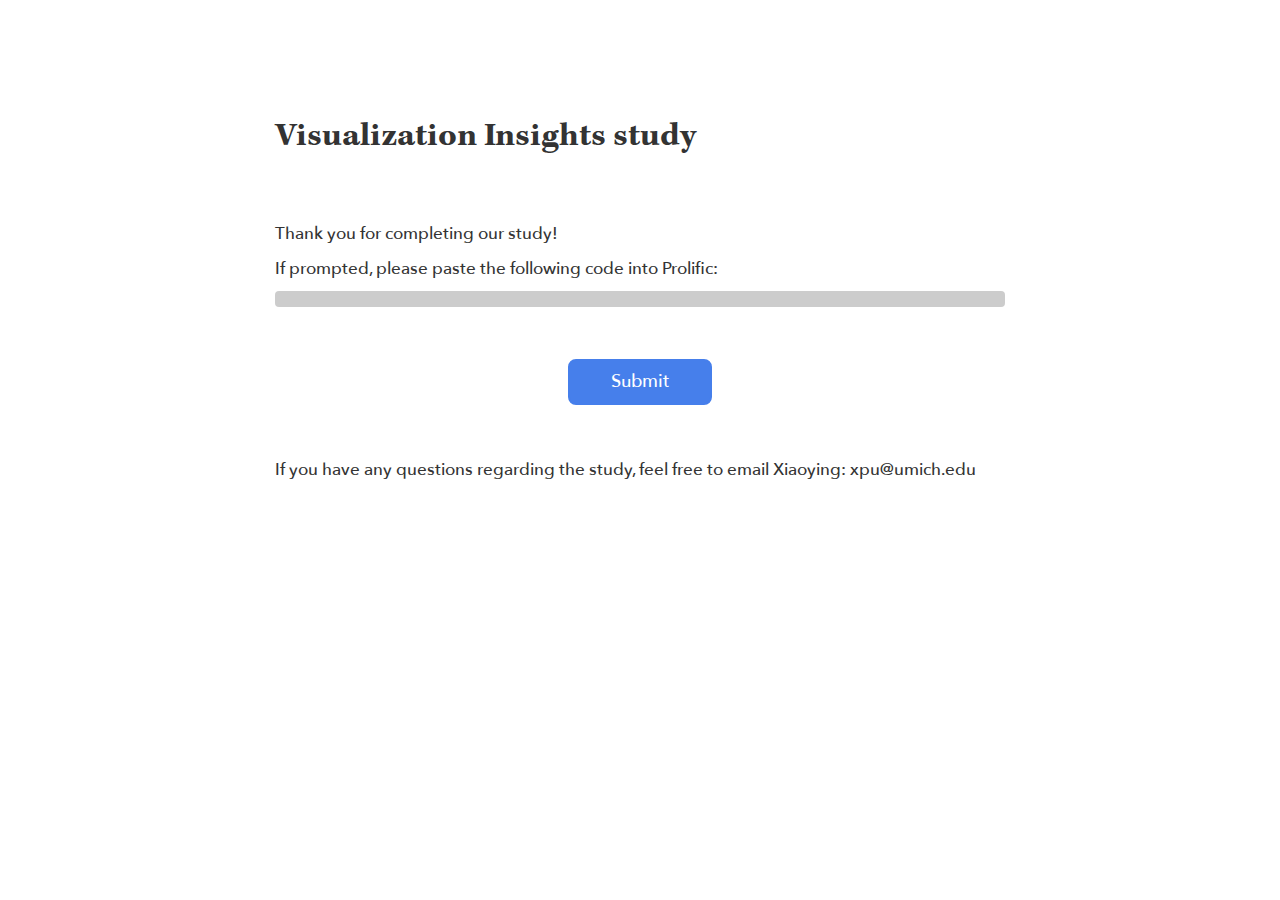
<file: x-exit.html>
<!DOCTYPE html>
<html lang="en">

<head>
	<meta charset="utf-8">
	<meta http-equiv="X-UA-Compatible" content="IE=edge">
	<meta name="viewport" content="width=device-width, initial-scale=1">

	<title>Visualization Insights</title>

	<!-- Bootstrap Core CSS -->
	<link href="https://maxcdn.bootstrapcdn.com/bootstrap/3.3.7/css/bootstrap.min.css" rel="stylesheet">

	<!-- Custom CSS -->
	<link href="css/custom.css" rel="stylesheet">

	<!-- Custom Fonts -->
	<link href="https://maxcdn.bootstrapcdn.com/font-awesome/4.7.0/css/font-awesome.min.css" rel="stylesheet" type="text/css">

	<!-- Custom JavaScript -->
	<script src="https://ajax.googleapis.com/ajax/libs/jquery/3.1.1/jquery.min.js"></script>
	<script src="https://maxcdn.bootstrapcdn.com/bootstrap/3.3.7/js/bootstrap.min.js"></script>
	<script src="js/timeme.js"></script>

	<!-- <script src="https://d3js.org/d3.v4.min.js"></script> -->
	<script type="text/javascript">
		var urlParams = new URLSearchParams(window.location.search);

		var prolific_PID = urlParams.get('PROLIFIC_PID');
		var session_ID = urlParams.get('SESSION_ID');

		TimeMe.initialize({
			currentPageName: "exit", // current page
			idleTimeoutInSeconds: 120 // stop recording time due to inactivity
		});
	</script>
</head>
<body>
	<div class = "row">
		<div class="container">
			<div class="col-sm-8 col-sm-offset-2">
				<h2 class="margin-top-lg margin-btm-md">Visualization Insights study</h2>
				<p>Thank you for completing our study!</p>
				<p>If prompted, please paste the following code into Prolific: <br></p>
				<div class="code-container">
					<p id="mturk-code"></p>
				</div>
				<div class="btn-container">
					<div class="btn" id="submit-final-btn">Submit</div>
				</div>
				<p>If you have any questions regarding the study, feel free to email Xiaoying: xpu@umich.edu</p>
			</div>
		</div>
	</div>
</body>

<script type="text/javascript">
	var queryURL = 'https://w3drv4o3cl.execute-api.us-east-2.amazonaws.com/prod/condition_counter?user=old&PROLIFIC_PID='+prolific_PID+'';

	$.get(queryURL, function(data, status) {
		uuid = data;
		console.log(uuid);
		$("p#mturk-code").text(uuid);
	});

	$("div#submit-final-btn").on('click', acceptUserFinal);

	function acceptUserFinal() {
		window.location.href = 'https://app.prolific.co/submissions/complete?cc='+uuid+'';
	}
</script>
</html>
</file>
<file: css/custom.css>
@font-face {
	font-family: kepler-b;
	src: url(kepler-std/KeplerStd-BoldCapt.otf);
}

@font-face {
	font-family: kepler-bb;
	src: url(kepler-std/KeplerStd-BoldCapt.otf);
}

@font-face {
	font-family: AvenirNext-Bold;
	src: url(avenir/AvenirNext-Bold-01.ttf);
}

@font-face {
	font-family: AvenirNext-DemiBold;
	src: url(avenir/AvenirNext-DemiBold-03.ttf);
}

@font-face {
	font-family: AvenirNext-Medium;
	src: url(avenir/AvenirNext-Medium-06.ttf);
}

@font-face {
	font-family: AvenirNext-Regular;
	src: url(avenir/AvenirNext-Regular-08.ttf);
}

.question-container {
	padding: 4px;
	margin: 20px 0px;
	max-width: 100%;
}

.question-graphic {
	max-width: 100%;
	display: block;
	margin: auto;
}

.selected {
	background: #3CA8FF;
	color: #fff !important;
}

.btn-container {
	text-align: center;
	margin: 40px 0px;
}

.btn {
	min-width: 144px;
	/*height: 40px;*/
	line-height: 18px;
	font-size: 18px;
	background: #467FEB;
	color: #fff;
	border: 2px #467FEB solid;
	border-radius: 8px;
	margin: 12px 40px;
	font-family: 'AvenirNext-Medium';
	padding: 12px 0px;
	display: inline-block;
}

.btn-inv {
	min-width: 144px;
	/*height: 40px;*/
	line-height: 18px;
	font-size: 18px;
	background: #fff;
	color: #467FEB;
	border: 2px #467FEB solid;
	border-radius: 8px;
	margin: 12px 40px;
	font-family: 'AvenirNext-Medium';
	padding: 12px 24px;
	display: inline-block;
	cursor: pointer;
}

#begin-btn:hover,
#begin-btn:focus,
#begin-btn:active {
	background: #2E5399;
	border: 2px #2E5399 solid;
	color: #fff;
}

#submit-btn:hover,
#submit-btn:focus,
#submit-btn:active {
	background: #2E5399;
	border: 2px #2E5399 solid;
	color: #fff;
}

#submit-none-btn:hover,
#submit-none-btn:focus,
#submit-none-btn:active {
	background: #2E5399;
	border: 2px #2E5399 solid;
	color: #fff;
}

#decline-btn {
	background: #fff;
	border: 2px #C42931 solid;
	color: #C42931;
}

#decline-btn:hover,
#decline-btn:focus,
#decline-btn:active {
	background: #C42931;
	border: 2px #C42931 solid;
	color: #fff;
}

p, li, label {
	font-family: 'AvenirNext-Medium';
	font-size: 1.2em;
	line-height: 1.5em;
}

h1 {
	margin: 24px 0px;
	font-family: 'kepler-b';
	font-size: 3.6em;
}


h2 {
	margin: 24px 0px;
	font-family: 'kepler-b';
	font-size: 2.4em;
}

h3 {
	margin-top: 16px;
	font-family: 'kepler-b';
	font-size: 2em;
}

h4 {
	font-family: 'kepler-b';
	font-size: 1.6em;
}

.margin-top-lg{
	margin-top: 120px;
}

.margin-btm-lg{
	margin-bottom: 120px;
}

.margin-top-md{
	margin-top: 64px;
}

.margin-top-sm{
	margin-top: 32px;
}

.margin-btm-md{
	margin-bottom: 64px;
}

#mturk-code {
	margin: 0px;
}

.code-container {
	padding: 8px;
	background-color: #cccccc;
	border-radius: 4px;
	text-align: center;
}

.col-lg-2, .col-sm-3 {
	padding-left: 5px !important;
	padding-right: 5px !important;
}

.highlight {
	background-color: #C0352A !important;
	color: #fff;
	padding: 0px 8px;
}

.highlight2 {
	background-color: #FFEBAB !important;
}

.condition-intro {
	display: none;
	/*visibility: none*/
}

img#payoff-img {
    max-height: 360px;
    max-width: 250px;
    margin: 0px 170px 0px 60px !important;
}

img#payoff-img-2 {
    /*max-height: 360px;*/
    max-width: 280px;
    /*margin: 0px 170px 0px 60px !important;*/
}

img.vis-desc {
    max-width: 420px;
    margin: -32px 0px 60px 60px !important;
}

img.vis-desc-2 {
    max-width: 450px;
    margin: 0px 0px 0px -32px !important;
}

img.vis-desc-alt {
    max-width: 420px;
    margin: 0px 0px 60px 0px !important;
}

.correct-label {
	font-size: 48px !important;
	color: green !important;
	position: absolute; top: 48px; right: 16px;
}

.incorrect-label {
	font-size: 48px !important;
	color: #C0352A !important;
	position: absolute; top: 48px; right: 16px;
}

.icon-correct {
	font-size: 1.2em !important;
	color: green !important;
	display: inline-flex;
    vertical-align: middle;
}

.icon-incorrect {
	font-size: 1.2em !important;
	color: #C0352A !important;
	display: inline-flex;
    vertical-align: middle;
}

p.region-label {
	text-align: center;
}

.error-msg {
	padding: 72px 40px 40px 40px;
	background: #333333;
	color: #ffffff;
	z-index: 99;
	width: 480px;
	position: fixed;
	left: 50%;
	top: 50%;
	margin-top: -200px;
	margin-left: -240px;
	border: 2px #cfcfcf solid;
	border-radius: 8px;
	text-align: center;
}

div#close-popup {
	min-width: 144px;
	/*height: 40px;*/
	line-height: 18px;
	font-size: 18px;
	background: #467FEB;
	color: #fff;
	border: 2px #467FEB solid;
	border-radius: 8px;
	margin-top: 40px;
	font-family: 'AvenirNext-Medium';
	padding: 12px 0px;
	display: inline-block;
}

#close-popup:hover,
#close-popup:focus,
#close-popup:active {
	background: #2E5399;
	border: 2px #2E5399 solid;
	color: #fff;
	cursor: pointer;
}

.overlay {
	width: 100%;
	height: 100vh;
	background: #979797;
	z-index: 9;
	position: fixed;
	opacity: 0.5;
}

#popup {
	display: none;
}

.prev-trial-label {
	max-width: 108px;
	float: left;
}

.prev-trial-info {
	float: left;
	display: inline-block;
	max-width: calc(100% - 108px);
}

.prev-trial-info > p > span {
	margin-left: 20px;
}

.prev-trial-container {
	display: block;
	margin-left: 0px !important;
	margin-right: 0px !important;
}

.hops-position {
	position: relative;
	top: 0px;
	left: 285px;
	width: 113px;
	margin-bottom: 60px;
}

#payoff-note {
	font-size: 1.1em;
	color: #C0352A;
}
</file>
